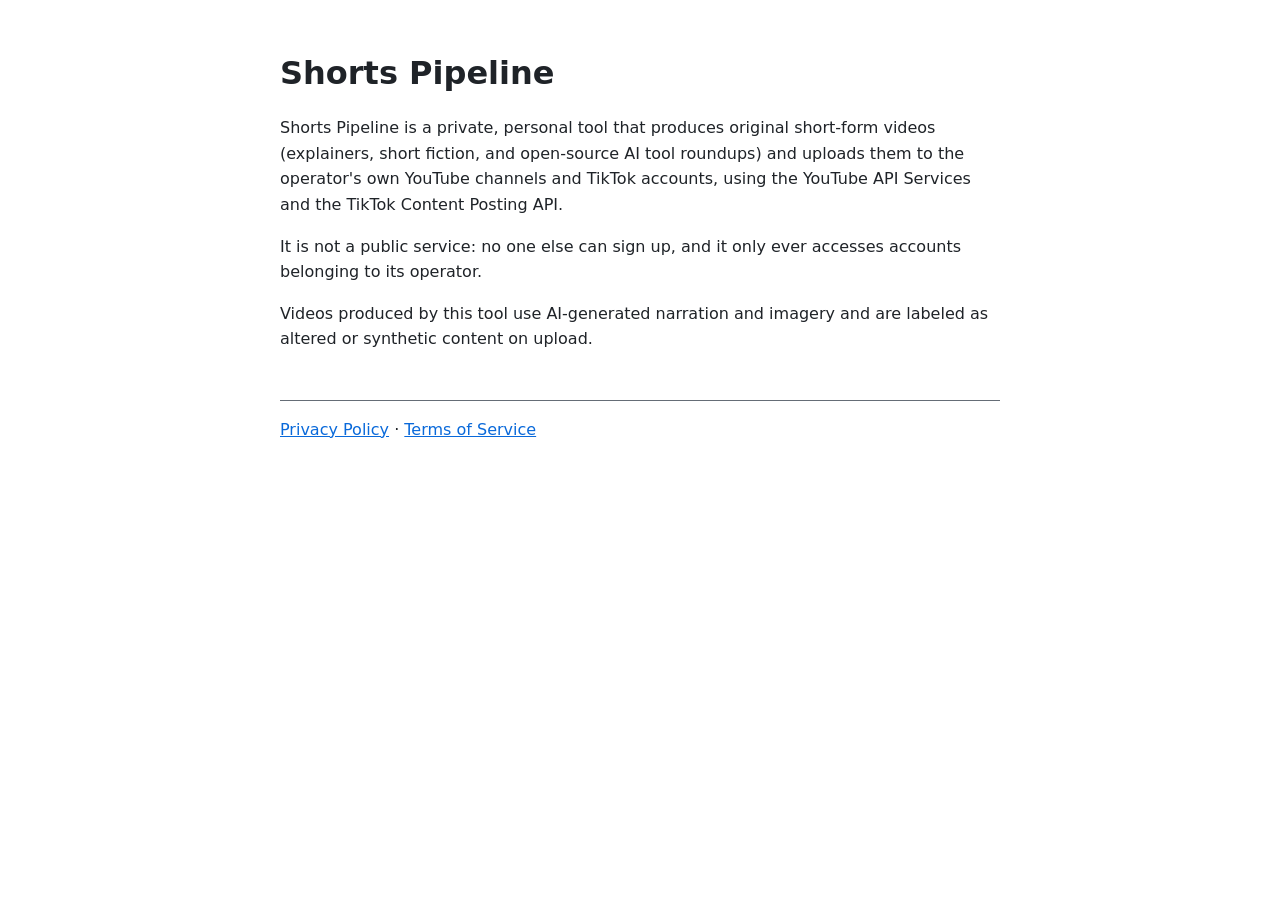
<file: index.html>
<!doctype html>
<html lang="en">
<head>
<meta charset="utf-8">
<meta name="viewport" content="width=device-width, initial-scale=1">
<title>Shorts Pipeline</title>
<link rel="stylesheet" href="style.css">
</head>
<body>
<main>
  <h1>Shorts Pipeline</h1>
  <p>Shorts Pipeline is a private, personal tool that produces original short-form videos
  (explainers, short fiction, and open-source AI tool roundups) and uploads them to the operator's
  own YouTube channels and TikTok accounts, using the YouTube API Services and the TikTok Content Posting API.</p>
  <p>It is not a public service: no one else can sign up, and it only ever accesses accounts belonging
  to its operator.</p>
  <p>Videos produced by this tool use AI-generated narration and imagery and are labeled as altered or
  synthetic content on upload.</p>
  <nav>
    <a href="privacy.html">Privacy Policy</a> &middot;
    <a href="terms.html">Terms of Service</a>
  </nav>
</main>
</body>
</html>
</file>
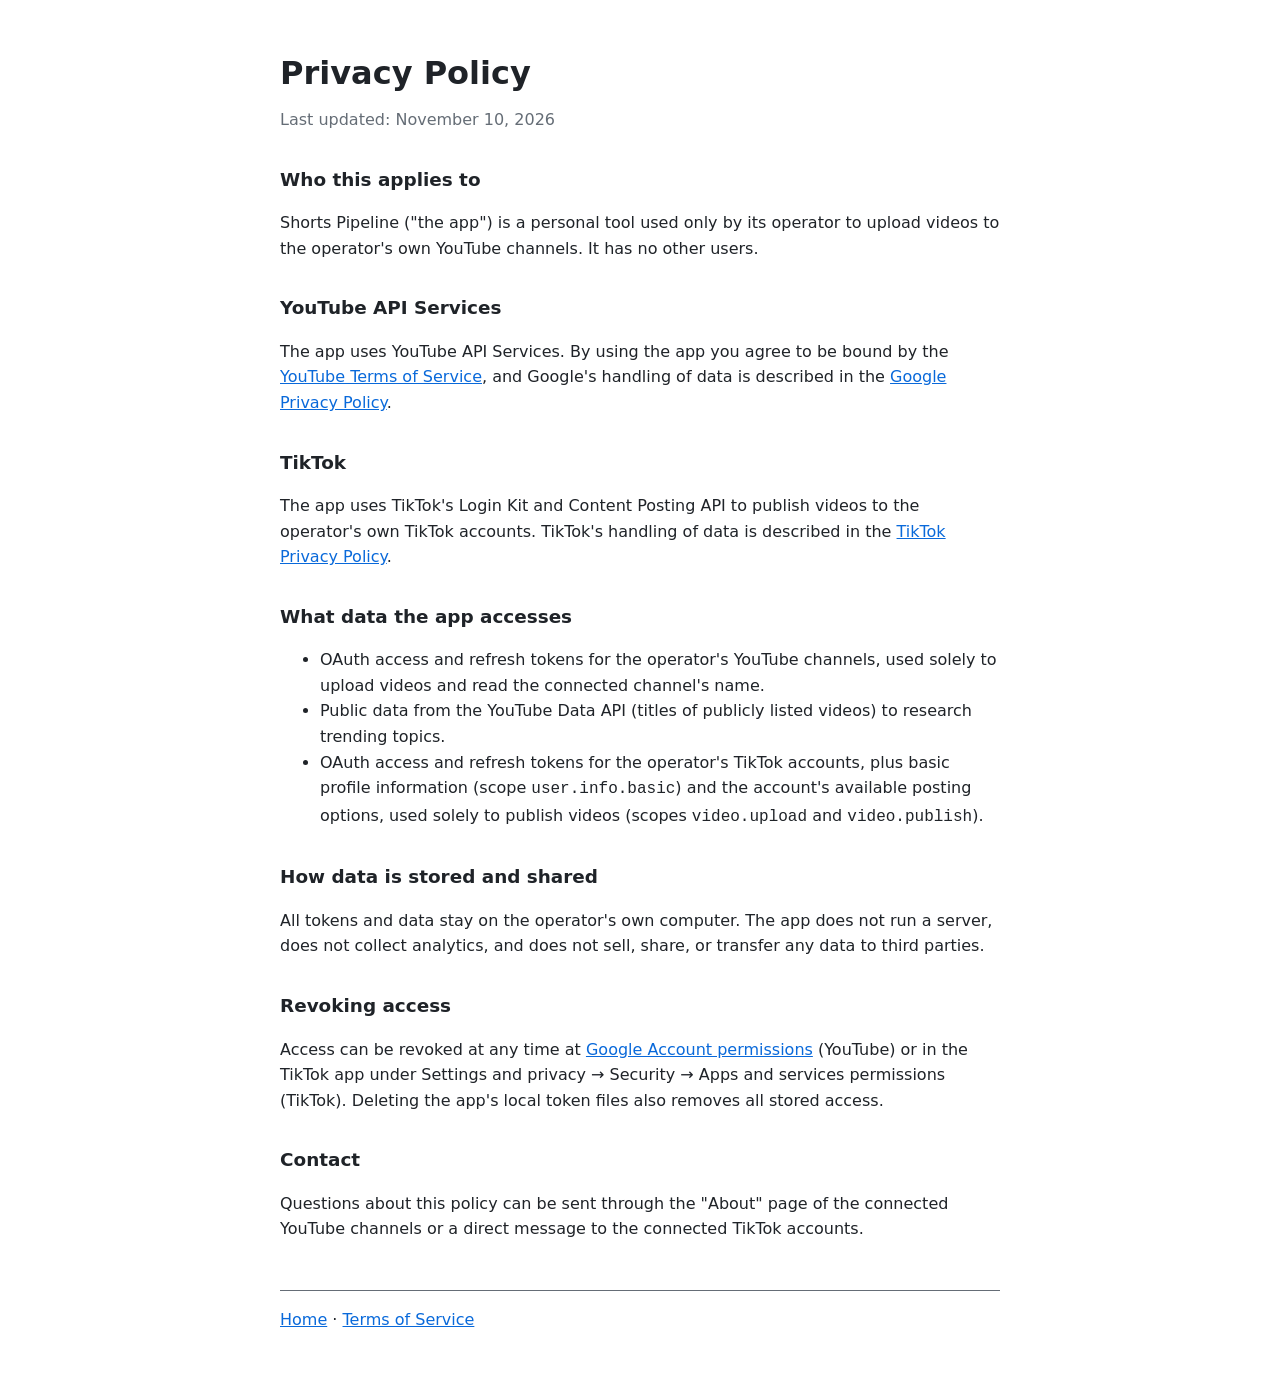
<file: privacy.html>
<!doctype html>
<html lang="en">
<head>
<meta charset="utf-8">
<meta name="viewport" content="width=device-width, initial-scale=1">
<title>Privacy Policy</title>
<link rel="stylesheet" href="style.css">
</head>
<body>
<main>
  <h1>Privacy Policy</h1>
  <p class="muted">Last updated: November 10, 2026</p>

  <h2>Who this applies to</h2>
  <p>Shorts Pipeline ("the app") is a personal tool used only by its operator to upload videos to the
  operator's own YouTube channels. It has no other users.</p>

  <h2>YouTube API Services</h2>
  <p>The app uses YouTube API Services. By using the app you agree to be bound by the
  <a href="https://www.youtube.com/t/terms">YouTube Terms of Service</a>, and Google's handling of data is
  described in the <a href="https://policies.google.com/privacy">Google Privacy Policy</a>.</p>

  <h2>TikTok</h2>
  <p>The app uses TikTok's Login Kit and Content Posting API to publish videos to the operator's own TikTok
  accounts. TikTok's handling of data is described in the
  <a href="https://www.tiktok.com/legal/privacy-policy">TikTok Privacy Policy</a>.</p>

  <h2>What data the app accesses</h2>
  <ul>
    <li>OAuth access and refresh tokens for the operator's YouTube channels, used solely to upload videos
    and read the connected channel's name.</li>
    <li>Public data from the YouTube Data API (titles of publicly listed videos) to research trending topics.</li>
    <li>OAuth access and refresh tokens for the operator's TikTok accounts, plus basic profile information
    (scope <code>user.info.basic</code>) and the account's available posting options, used solely to publish
    videos (scopes <code>video.upload</code> and <code>video.publish</code>).</li>
  </ul>

  <h2>How data is stored and shared</h2>
  <p>All tokens and data stay on the operator's own computer. The app does not run a server, does not
  collect analytics, and does not sell, share, or transfer any data to third parties.</p>

  <h2>Revoking access</h2>
  <p>Access can be revoked at any time at
  <a href="https://myaccount.google.com/permissions">Google Account permissions</a> (YouTube) or in the TikTok
  app under Settings and privacy &rarr; Security &rarr; Apps and services permissions (TikTok). Deleting the
  app's local token files also removes all stored access.</p>

  <h2>Contact</h2>
  <p>Questions about this policy can be sent through the "About" page of the connected YouTube channels
  or a direct message to the connected TikTok accounts.</p>

  <nav><a href="index.html">Home</a> &middot; <a href="terms.html">Terms of Service</a></nav>
</main>
</body>
</html>
</file>
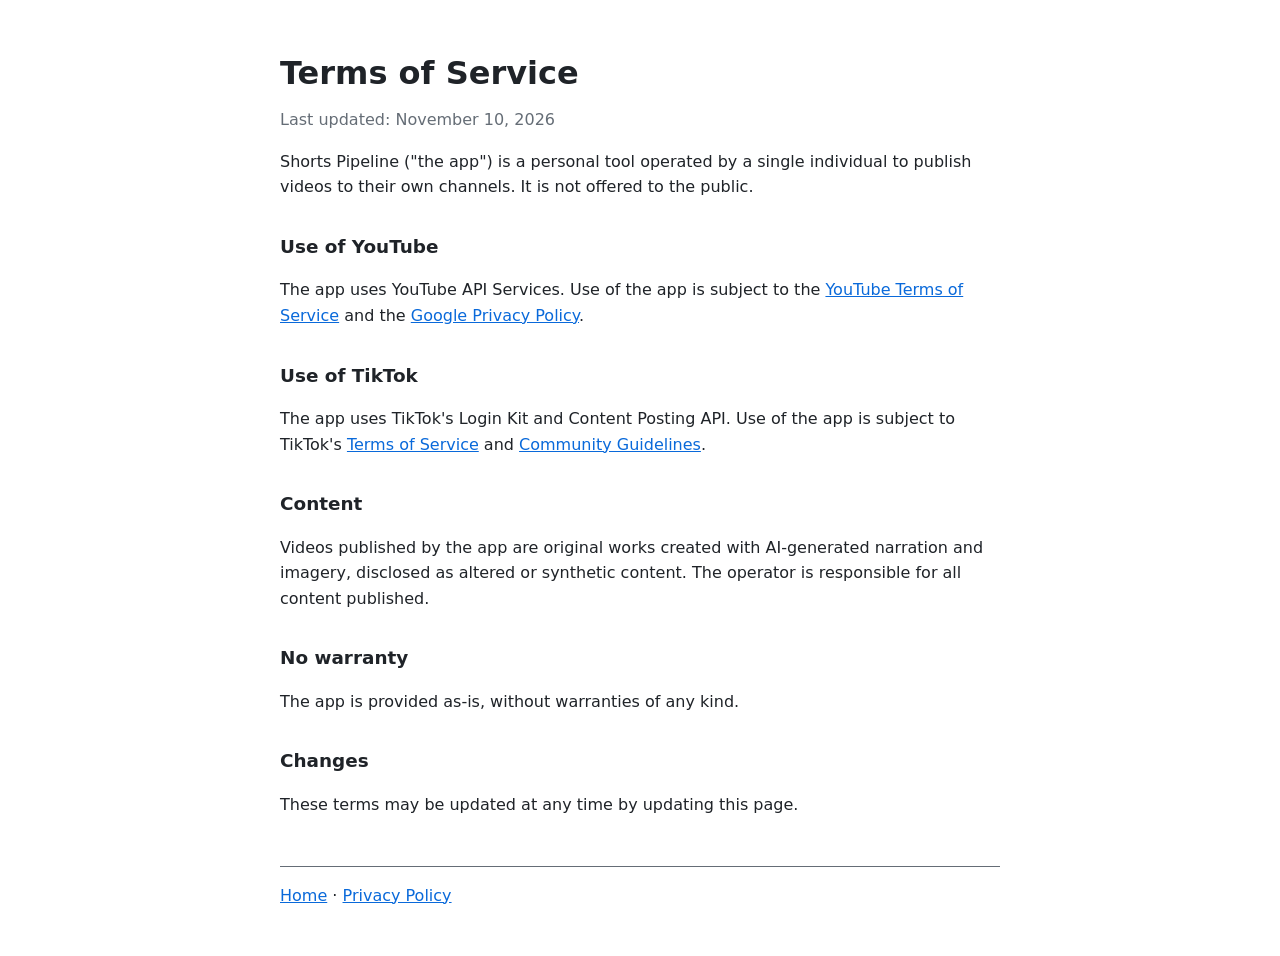
<file: terms.html>
<!doctype html>
<html lang="en">
<head>
<meta charset="utf-8">
<meta name="viewport" content="width=device-width, initial-scale=1">
<title>Terms of Service</title>
<link rel="stylesheet" href="style.css">
</head>
<body>
<main>
  <h1>Terms of Service</h1>
  <p class="muted">Last updated: November 10, 2026</p>

  <p>Shorts Pipeline ("the app") is a personal tool operated by a single individual to publish videos to
  their own channels. It is not offered to the public.</p>

  <h2>Use of YouTube</h2>
  <p>The app uses YouTube API Services. Use of the app is subject to the
  <a href="https://www.youtube.com/t/terms">YouTube Terms of Service</a> and the
  <a href="https://policies.google.com/privacy">Google Privacy Policy</a>.</p>

  <h2>Use of TikTok</h2>
  <p>The app uses TikTok's Login Kit and Content Posting API. Use of the app is subject to TikTok's
  <a href="https://www.tiktok.com/legal/terms-of-service">Terms of Service</a> and
  <a href="https://www.tiktok.com/community-guidelines">Community Guidelines</a>.</p>

  <h2>Content</h2>
  <p>Videos published by the app are original works created with AI-generated narration and imagery,
  disclosed as altered or synthetic content. The operator is responsible for all content published.</p>

  <h2>No warranty</h2>
  <p>The app is provided as-is, without warranties of any kind.</p>

  <h2>Changes</h2>
  <p>These terms may be updated at any time by updating this page.</p>

  <nav><a href="index.html">Home</a> &middot; <a href="privacy.html">Privacy Policy</a></nav>
</main>
</body>
</html>
</file>
<file: style.css>
:root { --bg: #ffffff; --fg: #1f2328; --muted: #656d76; --link: #0969da; }
@media (prefers-color-scheme: dark) {
  :root { --bg: #0d1117; --fg: #e6edf3; --muted: #8d96a0; --link: #4493f8; }
}
body { margin: 0; background: var(--bg); color: var(--fg);
  font: 16px/1.6 system-ui, -apple-system, "Segoe UI", Roboto, sans-serif; }
main { max-width: 720px; margin: 0 auto; padding: 48px 16px; }
h1 { font-size: 2rem; margin: 0 0 8px; }
h2 { font-size: 1.15rem; margin-top: 32px; }
a { color: var(--link); }
.muted { color: var(--muted); margin-top: 0; }
nav { margin-top: 48px; padding-top: 16px; border-top: 1px solid var(--muted); }
</file>
